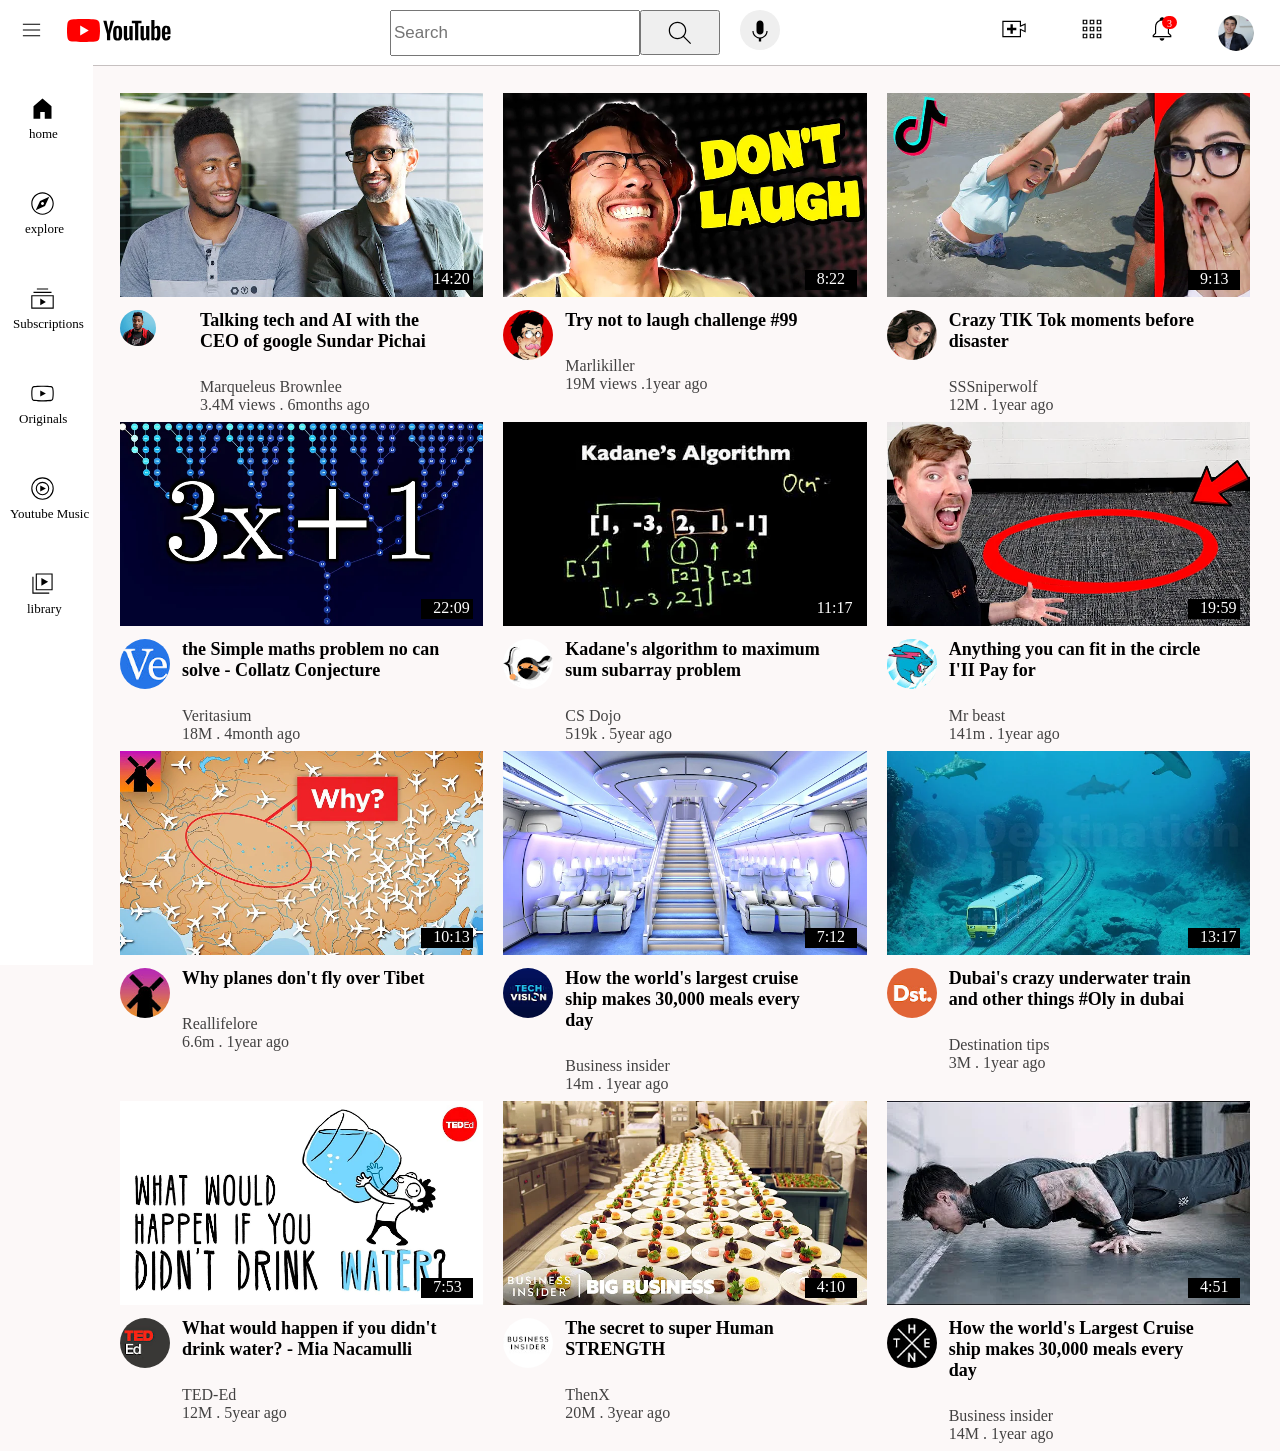
<file: index.html>
<!DOCTYPE html>
<html>
  <head> 
    <title>youtube</title>
    <link rel="stylesheet" href="./styles/video.css">
      <link rel="stylesheet" href="./styles/header.css">
     <link rel="stylesheet" href="./styles/general.css">
      
    
    
    
  </head>
  <body class="body">
    <div class="position">
      <div class="flex">
       <div class="start-section">
        <div class="lefticons">
          <img class="hamburger" src="./icon/hamburger-menu.svg">
      <img class="youtubelogo" src="./icon/youtube-logo.svg">
        </div>
     </div>
      <div class="header"><input class="searchbox" typr="text" placeholder="Search">
      <button class="voice"> <img class="searchicon" src="./icon/search.svg"></button>
      <button class="near"> <img src="./icon/voice-search-icon.svg">
      <div class="voicehover">Search with your voice</div>
      </button>
       
    </div>
        
    <div class="end-section">
      <div class="righticons">
        
      <div class="upload"><img class="uploadimg" src="./icon/upload.svg">
      <div class="createhover">Create</div>
      </div>
      <div class="youtubeapps"><img class="apps" src="./icon/youtube-apps.svg">
      <div class=appshover>Youtube apps</div>
      </div>
      <div class="notificationr"><img class="notification" src="./icon/notifications.svg">
       <div class="notification3">3</div>
       <div class="notificationhover"> Notification</div>
      </div>
      <img  class="channel" src="./icon/my-channel.jpeg">
      </div>
    </div>
    </div>
    </div>

    <div class="flex2">
      <div  class="homemargin">
        <div> <img class="homeimg" src="./sideicon/home.svg"> </div>
        <div> <P class="home">home</P></div>
      </div>
      <div class="exploremargin">
        <div> <img class="exploreimg" src="./sideicon/explore.svg"> </div>
        <div> <P class="explore">explore</P></div>
      </div>
      <div class="subsmargin">
        <div> <img class="subsimg" src="./sideicon/subscriptions.svg"> </div>
        <div> <P class="subs">Subscriptions</P></div>
      </div>
      <div class="originalmargin">
        <div> <img class="originalimg" src="./sideicon/originals.svg"> </div>
        <div> <P class="original">Originals</P></div>
      </div>
      <div class="musicmargin">
        <div> <img class="musicimg" src="./sideicon/youtube-music.svg"> </div>
        <div> <P class="music">Youtube Music</P></div>
      </div>
      <div class="librarymargin">
        <div> <img class="libraryimg" src="./sideicon/library.svg"> </div>
        <div> <P class="library">library</P></div>
      </div>
    </div>
   
    
  <div class="display">
        </div>
    <div class="videogrid">
      <div class="googleoverall">
      <div class="googlethumbnail"><img class="google" src="./youtube/thumbnail/thumbnail-1.webp">
      <div class="googletime">14:20</div> 
      </div>
       
      
      <div class=grid>
        <div class="googlechannel"><img class="channel" src="./profile/channel-1.jpeg"></div>
     <div class=" googletext">
      <P class="google-thumbnailtext" > Talking tech and AI with the CEO of google Sundar Pichai</P>
    <P class="google-channelname"> Marqueleus Brownlee</P>
    <P class="google-views"> 3.4M views . 6months ago</P>
    </div>
       </div>
    </div>

    <div class=challengeoverall>
      <div class="challengeimage">
      <img class="challenge" src="./youtube/thumbnail/thumbnail-2.webp">  
       <div class="laughtime">8:22</div>  
    </div>
      <div class="grid2">
        <div>
        <img class="challengeprofile" src="./profile/channel-2.jpeg">
      </div>
      <div>
        <P class="challengethumbnailtext"> Try not to laugh challenge #99</P>
        <P class="challengename"> Marlikiller</P>
        <P class="challengeviews"> 19M views .1year ago</P>
      </div>
      </div>
    </div>
    
      
    
      <div class="crazyoverall">
      <div class="crazyt"><img class="crazythumbnail" src="./youtube/thumbnail/thumbnail-3.webp">  
      <div class="crazytime">9:13</div>
      </div>
      <div class="grid3">
        <div>
        <img class="crazychannel" src="./profile/channel-3.jpeg">
      </div>
      <div>
        <P class="crazythumbnailtext"> Crazy TIK Tok moments before disaster</P>
        <P class="crazyname"> SSSniperwolf</P>
        <P class="crazyviews"> 12M . 1year ago</P>
      </div>
      </div>
      </div>

      <div class="crazyoverall">
      <div class="crazyt"><img class="crazythumbnail" src="./youtube/thumbnail/thumbnail-4.webp">  
             <div class="simpletime">22:09</div>
      </div>
      <div class="grid3">
        <div>
        <img class="crazychannel" src="./profile/channel-4.jpeg">
      </div>
      <div>
        <P class="crazythumbnailtext"> the Simple maths problem no can solve - Collatz Conjecture</P>
        <P class="crazyname"> Veritasium</P>
        <P class="crazyviews"> 18M . 4month ago</P>
      </div>
      </div>
      </div>

      <div class="crazyoverall">
      <div class="crazyt"><img class="crazythumbnail" src="./youtube/thumbnail/thumbnail-5.webp">  
      <div class="laughtime">11:17</div>
      </div>
      <div class="grid3">
        <div>
        <img class="crazychannel" src="./profile/channel-5.jpeg">
      </div>
      <div>
        <P class="crazythumbnailtext"> Kadane's algorithm to maximum sum subarray problem</P>
        <P class="crazyname"> CS Dojo</P>
        <P class="crazyviews"> 519k . 5year ago</P>
      </div>
      </div>
      </div>
     
      <div class="crazyoverall">
      <div class="crazyt"><img class="crazythumbnail" src="./youtube/thumbnail/thumbnail-6.webp">  
       <div class="laughtime">19:59</div>
      </div>
      <div class="grid3">
        <div>
        <img class="crazychannel" src="./profile/channel-6.jpeg">
      </div>
      <div>
        <P class="crazythumbnailtext">Anything you can fit in the circle I'II Pay for</P>
        <P class="crazyname"> Mr beast</P>
        <P class="crazyviews"> 141m . 1year ago</P>
      </div>
      </div>
      </div>

      <div class="crazyoverall">
      <div class="crazyt"><img class="crazythumbnail" src="./youtube/thumbnail/thumbnail-7.webp">  
      <div class="laughtime">10:13</div>
      </div>
      <div class="grid3">
        <div>
        <img class="crazychannel" src="./profile/channel-7.jpeg">
      </div>
      <div>
        <P class="crazythumbnailtext"> Why planes don't fly over Tibet</P>
        <P class="crazyname"> Reallifelore</P>
        <P class="crazyviews"> 6.6m . 1year ago</P>
      </div>
      </div>
      </div>

      <div class="crazyoverall">
      <div class="crazyt"><img class="crazythumbnail" src="./youtube/thumbnail/thumbnail-8.webp">  
      <div class="laughtime">7:12</div>
      </div>
      <div class="grid3">
        <div>
        <img class="crazychannel" src="./profile/channel-8.jpeg">
      </div>
      <div>
        <P class="crazythumbnailtext"> How the world's largest cruise ship makes 30,000 meals every day</P>
        <P class="crazyname"> Business insider</P>
        <P class="crazyviews"> 14m . 1year ago</P>
      </div>
      </div>
      </div>

      <div class="crazyoverall">
      <div class="crazyt"><img class="crazythumbnail" src="./youtube/thumbnail/thumbnail-11.webp">  
      <div class="laughtime">13:17</div>
      </div>
      <div class="grid3">
        <div>
        <img class="crazychannel" src="./profile/channel-11.jpeg">
      </div>
      <div>
        <P class="crazythumbnailtext"> Dubai's crazy underwater train and other things #Oly in dubai</P>
        <P class="crazyname"> Destination tips</P>
        <P class="crazyviews"> 3M . 1year ago</P>
      </div>
      </div>
      </div>

      <div class="crazyoverall">
      <div class="crazyt"><img class="crazythumbnail" src="./youtube/thumbnail/thumbnail-12.webp">  
      <div class="laughtime">7:53</div>
      </div>
      <div class="grid3">
        <div>
        <img class="crazychannel" src="./profile/channel-12.jpeg">
      </div>
      <div>
        <P class="crazythumbnailtext">What would happen if you didn't drink water? - Mia Nacamulli</P>
        <P class="crazyname"> TED-Ed</P>
        <P class="crazyviews"> 12M . 5year ago</P>
      </div>
      </div>
      </div>

       <div class="crazyoverall">
      <div class="crazyt"><img class="crazythumbnail" src="./youtube/thumbnail/thumbnail-10.webp">  
      <div class="laughtime">4:10</div>
      </div>
      <div class="grid3">
        <div>
        <img class="crazychannel" src="./profile/channel-10.jpeg">
      </div>
      <div>
        <P class="crazythumbnailtext">The secret to super Human STRENGTH</P>
        <P class="crazyname"> ThenX</P>
        <P class="crazyviews"> 20M . 3year ago</P>
      </div>
      </div>
      </div>

       <div class="crazyoverall">
      <div class="crazyt"><img class="crazythumbnail" src="./youtube/thumbnail/thumbnail-9.webp">  
      <div class="laughtime">4:51</div>
      </div>
      <div class="grid3">
        <div>
        <img class="crazychannel" src="./profile/channel-9.jpeg">
      </div>
      <div>
        <P class="crazythumbnailtext">How the world's Largest Cruise ship makes 30,000 meals every day</P>
        <P class="crazyname">Business insider</P>
        <P class="crazyviews"> 14M . 1year ago</P>
      </div>
      </div>
      </div>
    </div>
  </div>
  
  
  </body>
</html>
</file>
<file: styles/video.css>
.google{
        width: 100%;
        margin-bottom: 9px;
        z-index: 0;
        
      }
      
      .channel{
        width: 50px;
        height: 50px;
        border-radius: 25px;
        display: inline-block;
        
      }
      .google-thumbnailtext{
        width: 260px;
        font-size: 18px;
        font-weight: 700;
        display: inline-block;
        margin-top: 0;
        
        
      }
      .google-views,
      .google-channelname{
        color: rgb(67, 66, 66);
        line-height: 2px;
        
      }
      .grid{
        display: grid;
        grid-template-columns: 50px 1fr;
        vertical-align: top;
        column-gap: 30px;
        
      }
      .challenge{
         width: 100%;
        margin-bottom: 9px;
      }
      .challengeprofile{
       width: 50px;
        height: 50px;
        border-radius: 25px;
        display: inline-block; 
      }
      .challengethumbnailtext{
         width: 260px;
        font-size: 18px;
        font-weight: 700;
        display: inline-block;
        margin-top: 0;
        
      }
      .challengename,
      .challengeviews{
        color: rgb(67, 66, 66);
        line-height: 2px;
      }
      .grid2{
        display: grid;
        grid-template-columns: 50px 1fr;
        vertical-align: top;
        column-gap: 12px;
      }
      .videogrid{
        display:grid;
        grid-template-columns: 1fr 1fr 1fr;
        column-gap: 20px;
        width: 100%;
        
      }
      @media(max-width:1159px) {
        .videogrid{
          grid-template-columns: 1fr 1fr ;
        }
      }
      @media(min-width:1300px){
        .videogrid{
          grid-template-columns: 1fr 1fr 1fr 1fr;
          
        }
      }
      .crazythumbnail{
         width: 100%;
        margin-bottom: 9px;
      }
      .crazychannel{
        width: 50px;
        height: 50px;
        border-radius: 25px;
        display: inline-block; 
      }
      .crazythumbnailtext{
        width: 260px;
        font-size: 18px;
        font-weight: 700;
        display: inline-block;
        margin-top: 0;
      }
      .crazyname,
      .crazyviews{
        color: rgb(67, 66, 66);
        line-height: 2px;
      }
      .grid3{
         display: grid;
        grid-template-columns: 50px 1fr;
        vertical-align: top;
        column-gap: 12px;
      }
      .body{
        margin: 0;
      }
      .googletime{
        background-color: black;
        color: white;
        height: 20px;
        width: 40px;
        position: absolute;
        bottom: 20px;
        right: 10px;
      }
      .googlethumbnail{
        position: relative;
      }
      .laughtime{
        background-color: black;
        color: white;
        height: 20px;
        width: 40px;
        position: absolute;
        bottom: 20px;
        right: 10px;
        padding-left: 12px;
      }
      .challengeimage{
        position: relative;
      }
      .crazytime{
         background-color: black;
        color: white;
        height: 20px;
        width: 40px;
        position: absolute;
        bottom: 20px;
        right: 10px;
        padding-left: 12px;
      }
      .crazyt{
        position: relative;
      }
      .simpletime{
         background-color: black;
        color: white;
        height: 20px;
        width: 40px;
        position: absolute;
        bottom: 20px;
        right: 10px;
        padding-left: 12px;
      }
</file>
<file: styles/header.css>
.searchbox{
        height: 40px;
        display: flex;
        flex: 1;
        margin-bottom: 30px;
        min-width: none;
        font-size: 17px;
       width: 0;
        
        display: block;
       
        ;}
         .flex{
        display: flex;
        flex-direction: row;
        height: 45px;
         margin-top: 10px;
        margin-bottom: 10px;
       
        justify-content: start;
        justify-content: space-between;
      }
      .start-section{
       
        width: 300px;
        display: flex;
        justify-content: space-between;
        align-items: center;
        flex-shrink: 0;
       
       
      }
      .header{
        
        display: flex;
        flex: 1;
        margin-left: 70px;
       
        
        padding-left: 20px;
        
       
      }
      .end-section{
        
        width: 400px;
        display: flex;
        justify-content: space-between;
        align-items: center;
        flex-shrink: 0;
        
       
      }
      .hamburger{
        height: 23px;
        margin-left: 20px;
        margin-right: 20px;
      }
      .youtubelogo{
        height: 23px;
      }
      
    
      .uploadimg{ height: 28px;
        margin-top: 49px;
      margin-right: 35px;
    margin-left: 120px;}
      .apps{ height: 28px;
      margin-right: 35px;
       margin-top: 49px;
    }
      .notification{ height: 28px;
      margin-right: 35px;
     margin-top: 49px;
    }
      .channel{
        height: 36px;
        width: 36px;
        margin-left: 0;
        margin-right: 30px;
      }
      
      .righticons{
        display: flex;
        justify-content: space-between;
        align-items: center;
        
      }
     .near{
     height: 40px;
     border: none;
      width: 40px;
      border-radius: 20px;
      margin-right: 100px;
      padding-top: 7px;
     }.voice{
      margin-left: 0;
      margin-right: 20px;
      width: 80px;

     }
     .searchicon{
      height: 30px;
      vertical-align: middle;
     }
    .position{
      position: fixed;
      top: 0px;
      right: 0px;
      left: 0px;
      background-color: white;
      border-bottom-width: 1px;
      border-bottom-color:rgb(198, 192, 192);
      z-index: 1;
        border-bottom-style:solid;
        
        
    }
    .body{
      padding-top: 75px;
      padding-left: 120px;
      background-color: rgb(252, 248, 248);
      
    }
    .flex2{
      display: flex;
      flex-direction: column;
      display: inline-block;
      justify-content: space-between;
      position: fixed;
      left: 0px;
      top: 65px;
      width: 93px;
      height: 900px;
      border-color: gray;
      border-style: 2px solid;
      background-color: white;
      align-items: center;
      z-index: 1;
      

    }
    .homeimg{
      width: 27px;
      margin-bottom: 0;
      padding-left: 19px;
    }
    .home{
      margin-top: 0;
      font-size: 13px;
      padding-left: 19px;
      margin-bottom: 90px;
    }
    .exploreimg{
      width: 27px;
      margin-bottom: 0;
      padding-left: 19px;
    }
    .explore{
      margin-top: 0;
       font-size: 13px;
       padding-left: 15px;
       margin-bottom: 0;
    }
    .subsimg{
      width: 27px;
      margin-bottom: 0;
      padding-left: 19px;
    }
    .subs{
      margin-top: 0;
       font-size: 13px;
       padding-left: 3px;
       margin-bottom: 0;
    }
    .originalimg{
      width: 27px;
      margin-bottom: 0;
      padding-left: 19px;
    }
    .original{
      margin-top: 0;
       font-size: 13px;
       padding-left: 9px;
       margin-bottom: 0;
    }
    .musicimg{
      width: 27px;
      margin-bottom: 0;
      padding-left: 19px;
    }
    .music{
      margin-top: 0;
       font-size: 13px;
       margin-bottom: 0;
       
    }
    .libraryimg{
      width: 27px;
      margin-bottom: 0;
      padding-left: 19px;
    }
    .library{
      margin-top: 0;
       font-size: 13px;
       padding-left: 17px;
    }
    .display{
      display: inline-block;
    }
    .homemargin{
      padding-top: 30px;
      padding-left: 10px;
      height: 65px;
    
    }
    .exploremargin{
       padding-top: 30px;
       padding-left: 10px;
       width: 83px;
     
      height: 65px;
    }
    .subsmargin{
       padding-top: 30px;
       padding-left: 10px;
       width: 83px;
      
      height: 65px;
    }
    .originalmargin,
    .musicmargin,
    .librarymargin{
       padding-top: 30px;
      padding-left: 10px;
       width: 83px;
      
      height: 65px;
     
    }
    .notification3{
      background-color: red;
      width: 10px;
      font-size: 10px;
      padding-left: 5px;
      border-radius: 15px;
      padding-top: 2px;
      color: white;
      position: absolute;
      top: 0px;
      right: 34px;
      margin-top: 50px;
      margin-right: 7px;
      margin-left: 40px;
    }
    .notificationr{
      position: relative;
      width: 70px;
      
    }
    .homemargin:hover,
    .originalmargin:hover,
    .musicmargin:hover,
    .librarymargin:hover,
    .exploremargin:hover,
    .subsmargin:hover{
      background-color: rgb(202, 198, 198);
      cursor: pointer;
    }
    .voicehover{
      opacity: 0;
      width: 150px;
      height: 25px;
      background-color: gray;
      padding-top: 7px;
      color: white;
      margin-top: 20px;
      margin-right: 25px;
      margin-left: 0;
      
    }
    .near:hover .voicehover{
      opacity: 1;
      cursor: pointer;
    }
    .createhover{
    opacity: 0;
      width: 45px;
      height: 25px;
      background-color: gray;
      padding-top: 7px;
      color: white;
      margin-top: 20px;
      margin-right: 27px;
      margin-left: auto;
      padding-left: 5px;
     
    }
    .upload:hover .createhover{
      opacity: 1;
    }
    .upload{
      margin-right: 15px;
    }
    .appshover{
      opacity: 0;
      width: 100px;
      height: 25px;
      background-color: gray;
      padding-top: 7px;
      color: white;
      margin-top: 20px;
      margin-right: 0px;
      margin-left: 0px;
      padding-left: 15px;
     
    }
    .youtubeapps:hover .appshover{
      opacity: 1;
    }
    .youtubeapps{
      width: 70px;
    }
    .notificationhover{
      opacity: 0;
      width: 100px;
      height: 25px;
      background-color: gray;
      padding-top: 7px;
      color: white;
      margin-top: 20px;
      margin-right: 0px;
      margin-left: 0px;
      padding-left: 15px;
      
    }
    .near:hover{
      cursor: pointer;
    }
    .upload:hover{
      cursor: pointer;
    }
    .youtubeapps{
      cursor: pointer;
    }
    .notificationr:hover{
      cursor: pointer;
    }
    .notificationr:hover .notificationhover{
      opacity: 1;
    }
</file>
<file: styles/general.css>
.body{
  margin: 0;
  margin-right: 30px;
}
</file>
